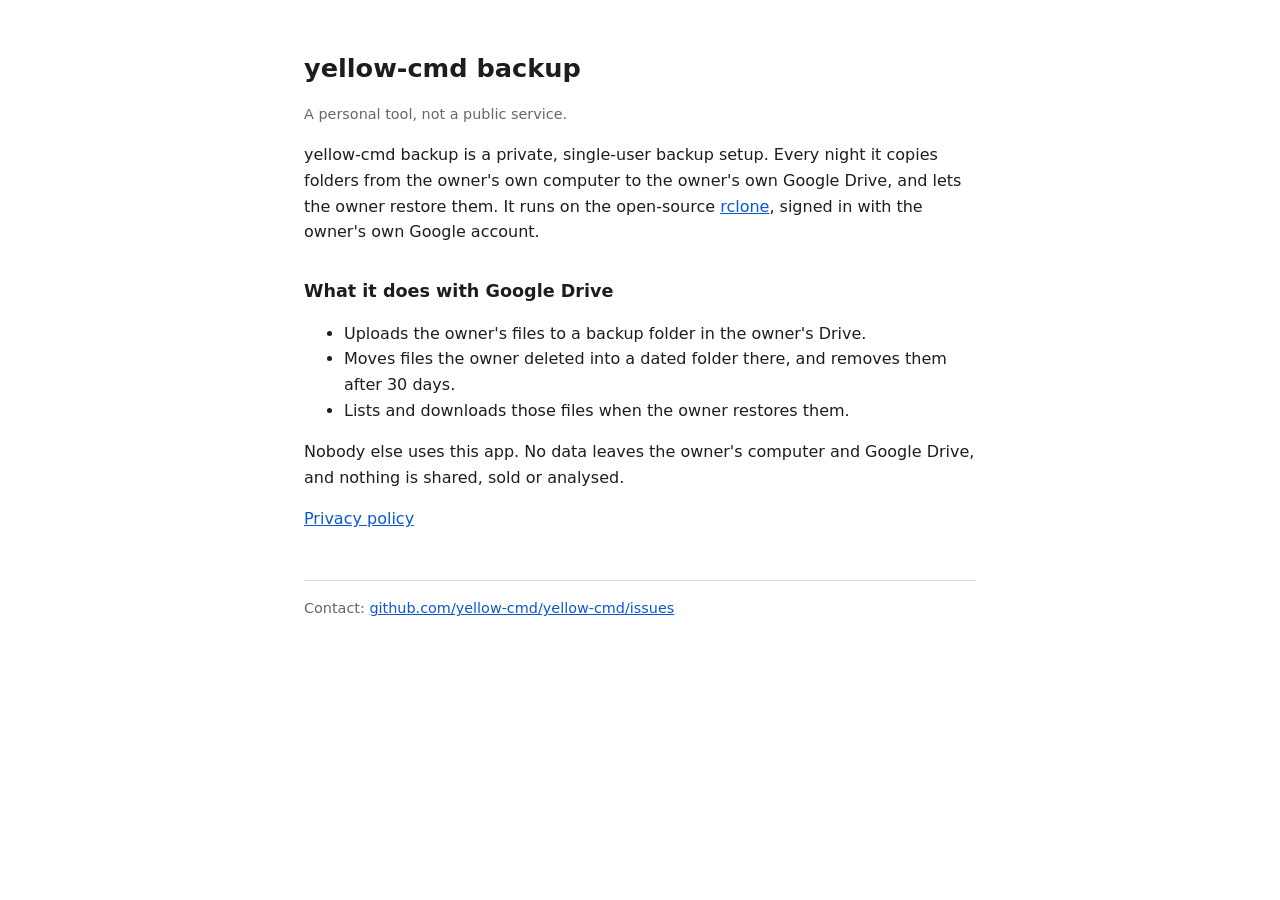
<file: docs/index.html>
<!DOCTYPE html>
<html lang="en">
<head>
<meta name="robots" content="noindex, nofollow">
<meta charset="utf-8">
<meta name="viewport" content="width=device-width, initial-scale=1">
<title>yellow-cmd backup</title>
<meta name="description" content="A personal backup tool that copies the owner's own files to the owner's own Google Drive.">
<link rel="stylesheet" href="style.css">
</head>
<body>
<h1>yellow-cmd backup</h1>
<p class="muted">A personal tool, not a public service.</p>

<p>yellow-cmd backup is a private, single-user backup setup. Every night it copies folders from the owner's own computer to the owner's own Google Drive, and lets the owner restore them. It runs on the open-source <a href="https://rclone.org">rclone</a>, signed in with the owner's own Google account.</p>

<h2>What it does with Google Drive</h2>
<ul>
<li>Uploads the owner's files to a backup folder in the owner's Drive.</li>
<li>Moves files the owner deleted into a dated folder there, and removes them after 30 days.</li>
<li>Lists and downloads those files when the owner restores them.</li>
</ul>
<p>Nobody else uses this app. No data leaves the owner's computer and Google Drive, and nothing is shared, sold or analysed.</p>

<p><a href="privacy.html">Privacy policy</a></p>

<footer class="muted">Contact: <a href="https://github.com/yellow-cmd/yellow-cmd/issues">github.com/yellow-cmd/yellow-cmd/issues</a></footer>
</body>
</html>
</file>
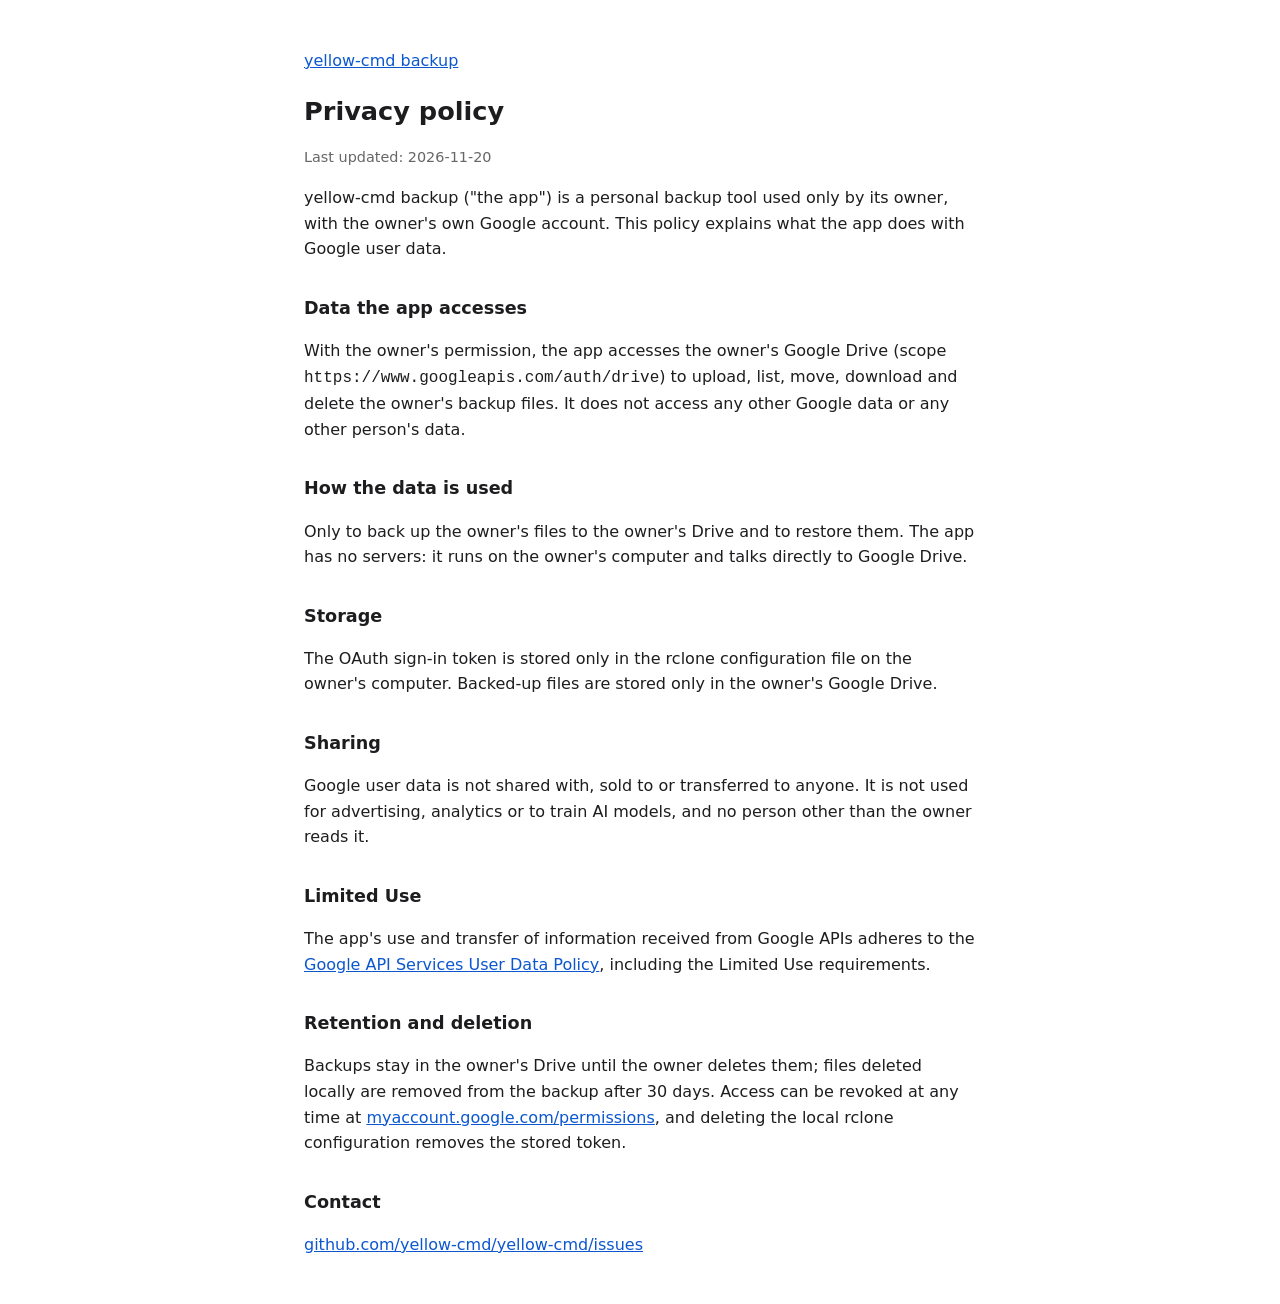
<file: docs/privacy.html>
<!DOCTYPE html>
<html lang="en">
<head>
<meta name="robots" content="noindex, nofollow">
<meta charset="utf-8">
<meta name="viewport" content="width=device-width, initial-scale=1">
<title>Privacy policy - yellow-cmd backup</title>
<link rel="stylesheet" href="style.css">
</head>
<body>
<p><a href="index.html">yellow-cmd backup</a></p>
<h1>Privacy policy</h1>
<p class="muted">Last updated: 2026-11-20</p>

<p>yellow-cmd backup ("the app") is a personal backup tool used only by its owner, with the owner's own Google account. This policy explains what the app does with Google user data.</p>

<h2>Data the app accesses</h2>
<p>With the owner's permission, the app accesses the owner's Google Drive (scope <code>https://www.googleapis.com/auth/drive</code>) to upload, list, move, download and delete the owner's backup files. It does not access any other Google data or any other person's data.</p>

<h2>How the data is used</h2>
<p>Only to back up the owner's files to the owner's Drive and to restore them. The app has no servers: it runs on the owner's computer and talks directly to Google Drive.</p>

<h2>Storage</h2>
<p>The OAuth sign-in token is stored only in the rclone configuration file on the owner's computer. Backed-up files are stored only in the owner's Google Drive.</p>

<h2>Sharing</h2>
<p>Google user data is not shared with, sold to or transferred to anyone. It is not used for advertising, analytics or to train AI models, and no person other than the owner reads it.</p>

<h2>Limited Use</h2>
<p>The app's use and transfer of information received from Google APIs adheres to the <a href="https://developers.google.com/terms/api-services-user-data-policy">Google API Services User Data Policy</a>, including the Limited Use requirements.</p>

<h2>Retention and deletion</h2>
<p>Backups stay in the owner's Drive until the owner deletes them; files deleted locally are removed from the backup after 30 days. Access can be revoked at any time at <a href="https://myaccount.google.com/permissions">myaccount.google.com/permissions</a>, and deleting the local rclone configuration removes the stored token.</p>

<h2>Contact</h2>
<p><a href="https://github.com/yellow-cmd/yellow-cmd/issues">github.com/yellow-cmd/yellow-cmd/issues</a></p>
</body>
</html>
</file>
<file: docs/style.css>
body{font:16px/1.6 system-ui,-apple-system,Segoe UI,sans-serif;max-width:42rem;margin:3rem auto;padding:0 1.25rem;color:#1d1d1f;background:#fff}
h1{font-size:1.6rem;margin-bottom:.25rem}h2{font-size:1.1rem;margin-top:2rem}
a{color:#0b57d0}.muted{color:#666;font-size:.9rem}footer{margin-top:3rem;border-top:1px solid #ddd;padding-top:1rem}
@media (prefers-color-scheme:dark){body{color:#e8e8e8;background:#111}a{color:#8ab4f8}.muted{color:#aaa}footer{border-color:#333}}
</file>
